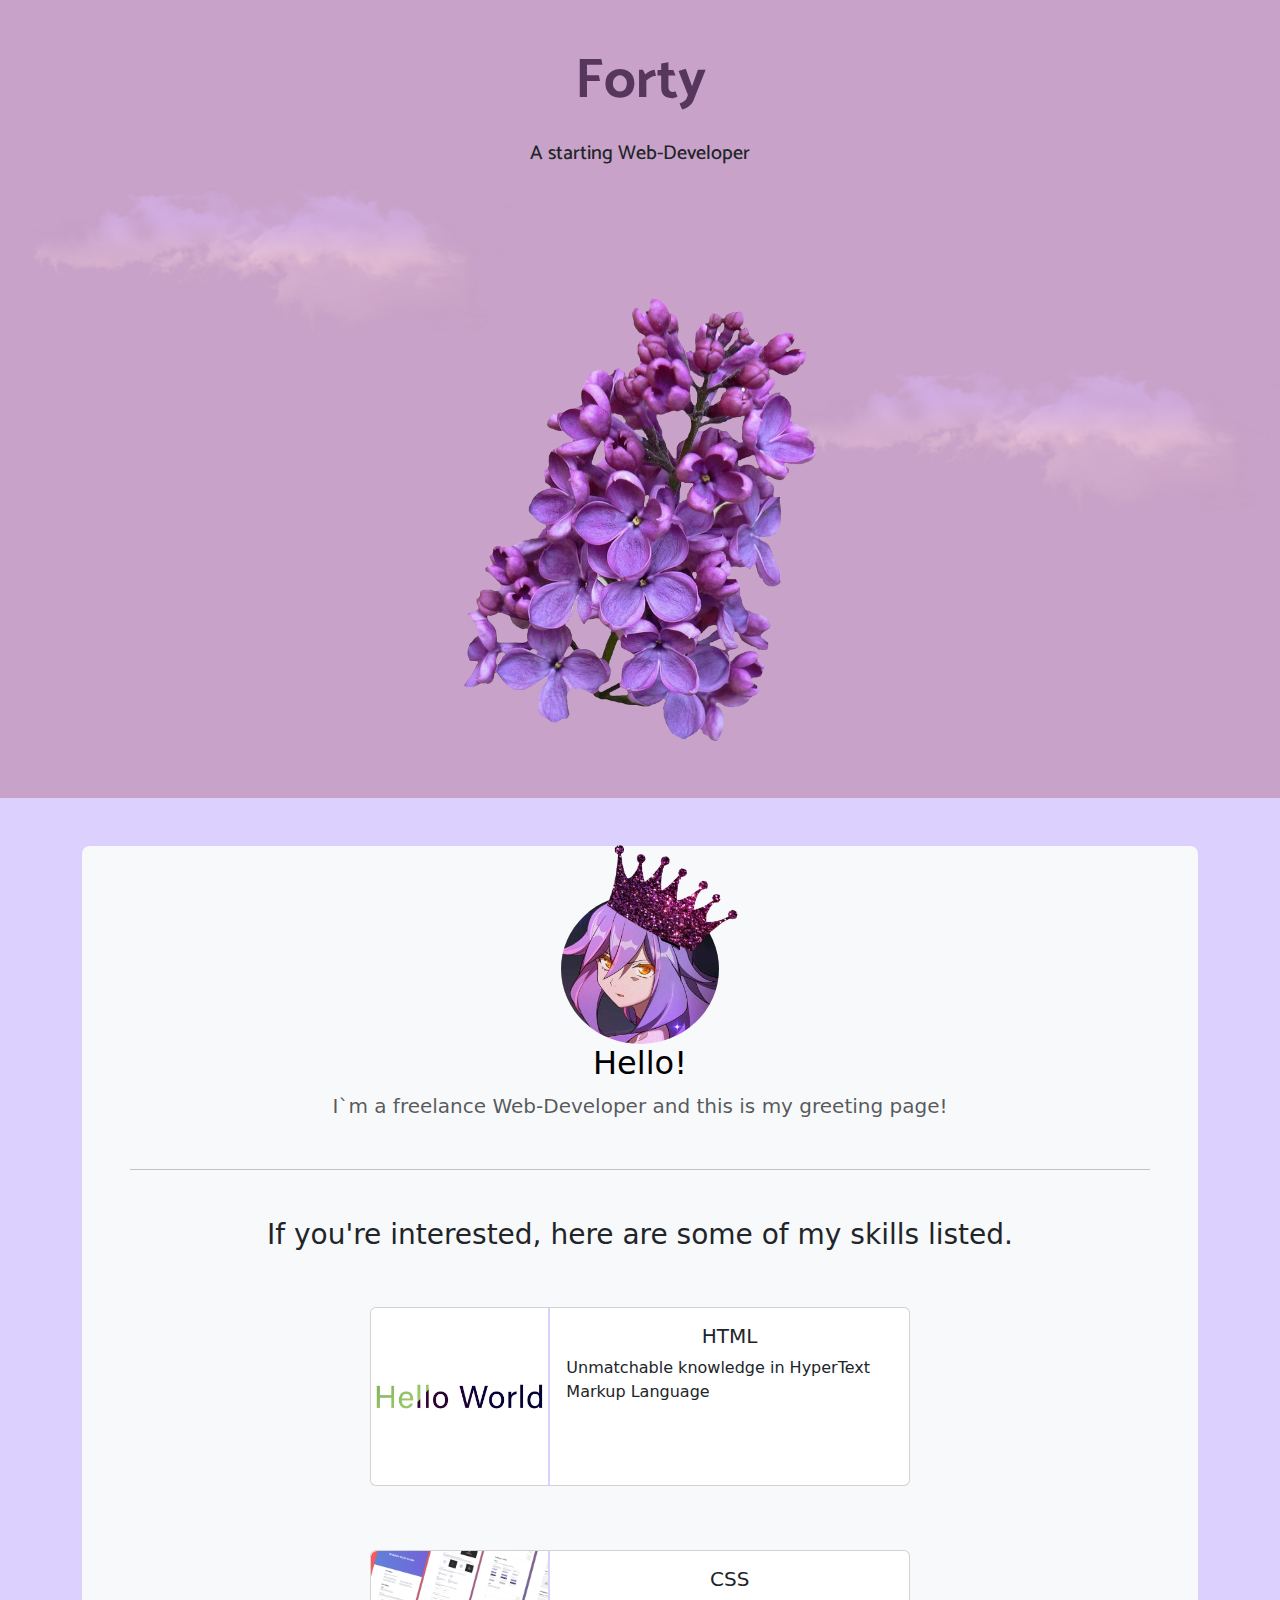
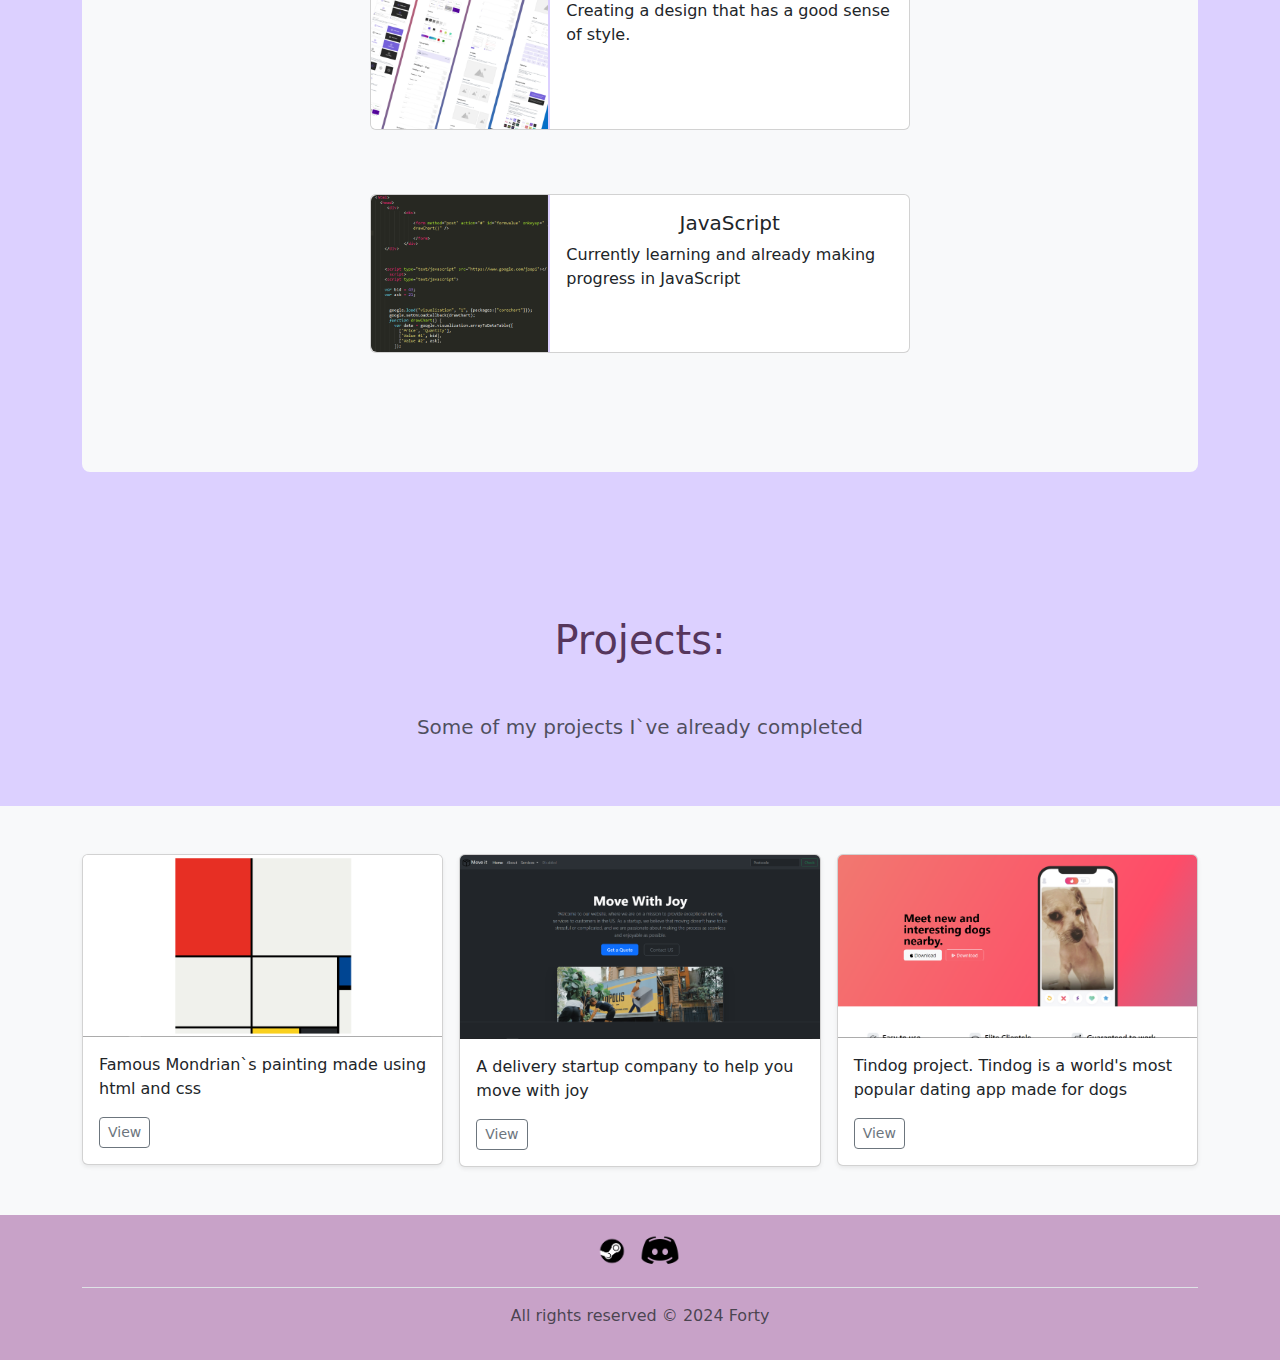
<file: index.html>
<!DOCTYPE html>
<html lang="en">
  <head>
    <meta charset="UTF-8" />
    <meta name="viewport" content="width=device-width, initial-scale=1.0" />
    <link
      href="https://cdn.jsdelivr.net/npm/bootstrap@5.3.3/dist/css/bootstrap.min.css"
      rel="stylesheet"
      integrity="sha384-QWTKZyjpPEjISv5WaRU9OFeRpok6YctnYmDr5pNlyT2bRjXh0JMhjY6hW+ALEwIH"
      crossorigin="anonymous"
    />
    <link href="./style.css" rel="stylesheet" />
    <link rel="preconnect" href="https://fonts.googleapis.com" />
    <link rel="preconnect" href="https://fonts.gstatic.com" crossorigin />
    <link
      href="https://fonts.googleapis.com/css2?family=Catamaran:wght@100..900&display=swap"
      rel="stylesheet"
    />
    <title>Document</title>
  </head>
  <body>
    <section id="title" class="titlebackground">
      <img
        src="./image/purplecloud1png.png"
        alt="purple cloud"
        class="purplecloudimg"
      />
      <img
        src="./image/purplecloud1png.png"
        alt="purple cloud"
        class="purplecloudimg2"
      />
      <div class="px-4 pt-5 mb-5 text-center">
        <h1 class="catamaran display-4 fw-bold mb-4">Forty</h1>
        <div class="col-lg-6 mx-auto">
          <p class="catamaran lead mb-4 mt-4">A starting Web-Developer</p>
          <div
            class="d-grid gap-2 d-sm-flex justify-content-sm-center mb-5"
          ></div>
        </div>
        <div class="overflow-hidden">
          <div class="container px-5">
            <img
              class="lilactitle"
              src="./image/pngimg.com - lilac_PNG5.png"
              alt="Example image"
              width="50%"
              loading="lazy"
            />
          </div>
        </div>
      </div>
    </section>
    <section id="feature" class="featurebackground">
      <div class="container mb-5">
        <div class="p-5 text-center bg-body-tertiary rounded-3">
          <div class="flextryimg">
            <div class="image-stack">
              <img
                src="./image/sirinpfptp.jpg"
                alt="myprofilepicture"
                class="image-stack__item pfpimg"
              />
              <img
                src="./image/crownpngfp.png"
                alt="crownpng"
                class="image-stack__item crownpfp"
              />
            </div>
          </div>
          <h2 class="text-body-emphasis">Hello!</h2>
          <p class="col-lg-8 mx-auto fs-5 mb-5 text-muted">
            I`m a freelance Web-Developer and this is my greeting page!
          </p>
          <hr />
          <h3 class="mt-5">
            If you're interested, here are some of my skills listed.
          </h3>
          <div class="grid-container">
            <div class="card mb-3 mt-5" style="max-width: 540px">
              <div class="row g-0">
                <div class="col-md-4">
                  <img
                    src="image/hwimg.jpg"
                    class="helloworldimg img-fluid rounded-start"
                    alt="helloworldimg"
                  />
                </div>
                <div class="col-md-8">
                  <div class="card-body">
                    <h5 class="card-title">HTML</h5>
                    <p style="text-align: left">
                      Unmatchable knowledge in HyperText Markup Language
                    </p>
                  </div>
                </div>
              </div>
            </div>
            <div class="card mb-3 mt-5" style="max-width: 540px">
              <div class="row g-0">
                <div class="col-md-4">
                  <img
                    src="image/webdesignsecondtry.webp"
                    class="helloworldimg img-fluid rounded-start"
                    alt="helloworldimg"
                  />
                </div>
                <div class="col-md-8">
                  <div class="card-body">
                    <h5 class="card-title">CSS</h5>
                    <p style="text-align: left">
                      Creating a design that has a good sense of style.
                    </p>
                  </div>
                </div>
              </div>
            </div>
            <div class="card mb-3 mt-5" style="max-width: 540px">
              <div class="row g-0">
                <div class="col-md-4">
                  <img
                    src="./image/JavaScript_screenshot.png"
                    class="helloworldimg img-fluid rounded-start"
                    alt="helloworldimg"
                  />
                </div>
                <div class="col-md-8">
                  <div class="card-body">
                    <h5 class="card-title">JavaScript</h5>
                    <p style="text-align: left">
                      Currently learning and already making progress in
                      JavaScript
                    </p>
                  </div>
                </div>
              </div>
            </div>
          </div>
          <div class="d-inline-flex gap-2 mb-5"></div>
        </div>
      </div>
    </section>
    <section id="projects">
      <main>
        <section class="pt-5 text-center container">
          <div class="row py-lg-5">
            <div class="col-lg-6 col-md-8 mx-auto">
              <h1 class="fw-light">Projects:</h1>
              <p class="lead text-body-secondary mt-5">
                Some of my projects I`ve already completed
              </p>
            </div>
          </div>
        </section>

        <div class="album py-5 bg-body-tertiary">
          <div class="container">
            <div class="row row-cols-1 row-cols-sm-2 row-cols-md-3 g-3">
              <div class="col">
                <div class="card shadow-sm">
                  <a href="public/10.3 Mondrian Project/mondrian.html">
                    <img
                      class="bd-placeholder-img card-img-top"
                      src="./image/mondrianproject.png"
                      alt="mondrianproject"
                  /></a>

                  <div class="card-body">
                    <p class="card-text">
                      Famous Mondrian`s painting made using html and css
                    </p>
                    <div
                      class="d-flex justify-content-between align-items-center"
                    >
                      <div class="btn-group">
                        <a href="public/10.3 Mondrian Project/mondrian.html"
                          ><button
                            type="button"
                            class="btn btn-sm btn-outline-secondary"
                          >
                            View
                          </button>
                        </a>
                      </div>
                    </div>
                  </div>
                </div>
              </div>
              <div class="col">
                <div class="card shadow-sm">
                  <a href="public/11.2 Bootstrap Components/bootstrap.html">
                    <img
                      class="bd-placeholder-img card-img-top"
                      src="./image/movewithjoupj.png"
                      alt="movewithjoyproject"
                  /></a>

                  <div class="card-body">
                    <p class="card-text">
                      A delivery startup company to help you move with joy
                    </p>
                    <div
                      class="d-flex justify-content-between align-items-center"
                    >
                      <div class="btn-group">
                        <a
                          href="public/11.2 Bootstrap Components/bootstrap.html"
                          ><button
                            type="button"
                            class="btn btn-sm btn-outline-secondary"
                          >
                            View
                          </button>
                        </a>
                      </div>
                    </div>
                  </div>
                </div>
              </div>
              <div class="col">
                <div class="card shadow-sm">
                  <a href="public/11.3 TinDog Project/tindog.html">
                    <img
                      class="bd-placeholder-img card-img-top"
                      src="./image/tindogthumbnail.png"
                      alt="tindogproject"
                  /></a>

                  <div class="card-body">
                    <p class="card-text">
                      Tindog project. Tindog is a world's most popular dating
                      app made for dogs
                    </p>
                    <div
                      class="d-flex justify-content-between align-items-center"
                    >
                      <div class="btn-group">
                        <a href="public/11.3 TinDog Project/tindog.html"
                          ><button
                            type="button"
                            class="btn btn-sm btn-outline-secondary"
                          >
                            View
                          </button>
                        </a>
                      </div>
                    </div>
                  </div>
                </div>
              </div>
            </div>
          </div>
        </div>
      </main>
    </section>
    <section id="footer" class="titlebackground">
      <div class="container">
        <footer class="py-3">
          <ul class="nav justify-content-center border-bottom pb-3 mb-3">
            <li class="nav-item">
              <a href="https://steamcommunity.com/profiles/76561198361839637/"
                ><img
                  class="bi me-2"
                  width="40"
                  height="40"
                  src="./image/steamlogopng.png"
              /></a>
            </li>
            <li class="nav-item">
              <a href="https://discord.com/users/for.ty"
                ><img
                  class="bi me-2"
                  width="40"
                  height="40"
                  src="./image/discordlogopng.png"
              /></a>
            </li>
          </ul>
          <p class="text-center text-body-secondary">
            All rights reserved © 2024 Forty
          </p>
        </footer>
      </div>
    </section>
  </body>
</html>
</file>
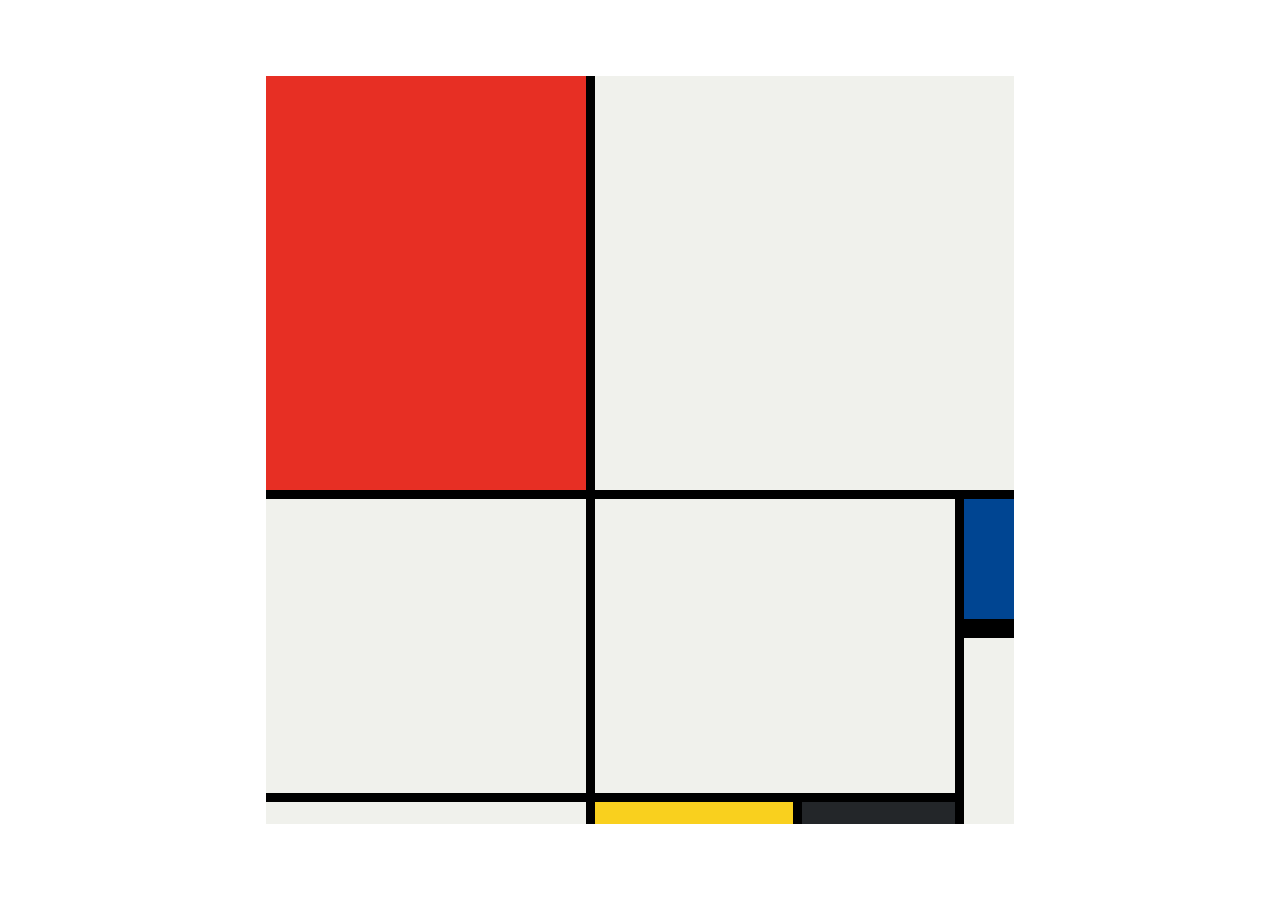
<file: public/10.3 Mondrian Project/mondrian.html>
<!DOCTYPE html>
<html lang="en">
  <head>
    <meta charset="UTF-8" />
    <meta name="viewport" content="width=device-width, initial-scale=1.0" />
    <title>Mondrian Project</title>
    <style>
      body {
        display: flex;
        justify-content: center;
        align-items: center;
        height: 100vh;
        margin: 0;
        padding: 0;
      }
      .grid-container {
        height: 748px;
        width: 748px;
        display: grid;
        background-color: #000;
        grid-template-columns: 320px 198px 153px 50px;
        grid-template-rows: 414px 130px 155px 22px;
        gap: 9px;
      }
      .red {
        background-color: #e72f24;
      }
      .white1 {
        background-color: #f0f1ec;
        grid-column: span 3;
      }
      .white2 {
        background-color: #f0f1ec;
        grid-row: span 2;
      }
      .white3 {
        background-color: #f0f1ec;
        grid-row: span 2;
        grid-column: span 2;
      }
      .blue {
        background-color: #004592;
        border-bottom: solid black 10px;
      }
      .white4 {
        background-color: #f0f1ec;
        grid-row: span 2;
      }
      .white5 {
        background-color: #f0f1ec;
      }
      .yellow {
        background-color: #f9d01e;
      }
      .black {
        background-color: #232629;
      }
      /* 
    Write your CSS here 
    Gap Colour: #000
    White: #F0F1EC
    Red: #E72F24
    Black: #232629
    Blue: #004592
    Yellow: #F9D01E

    For dimensions, see dimensions.png image.
    HINT: Remember you can't change the properties of grid lines.
    But grid lines are transparent!
    */
    </style>
  </head>

  <body>
    <div class="grid-container">
      <div class="item red"></div>
      <div class="item white1"></div>
      <div class="item white2"></div>
      <div class="item white3"></div>
      <div class="item blue"></div>
      <div class="item white4"></div>
      <div class="item white5"></div>
      <div class="item yellow"></div>
      <div class="item black"></div>
    </div>
    <!-- Write your HTML here -->
  </body>
</html>
</file>
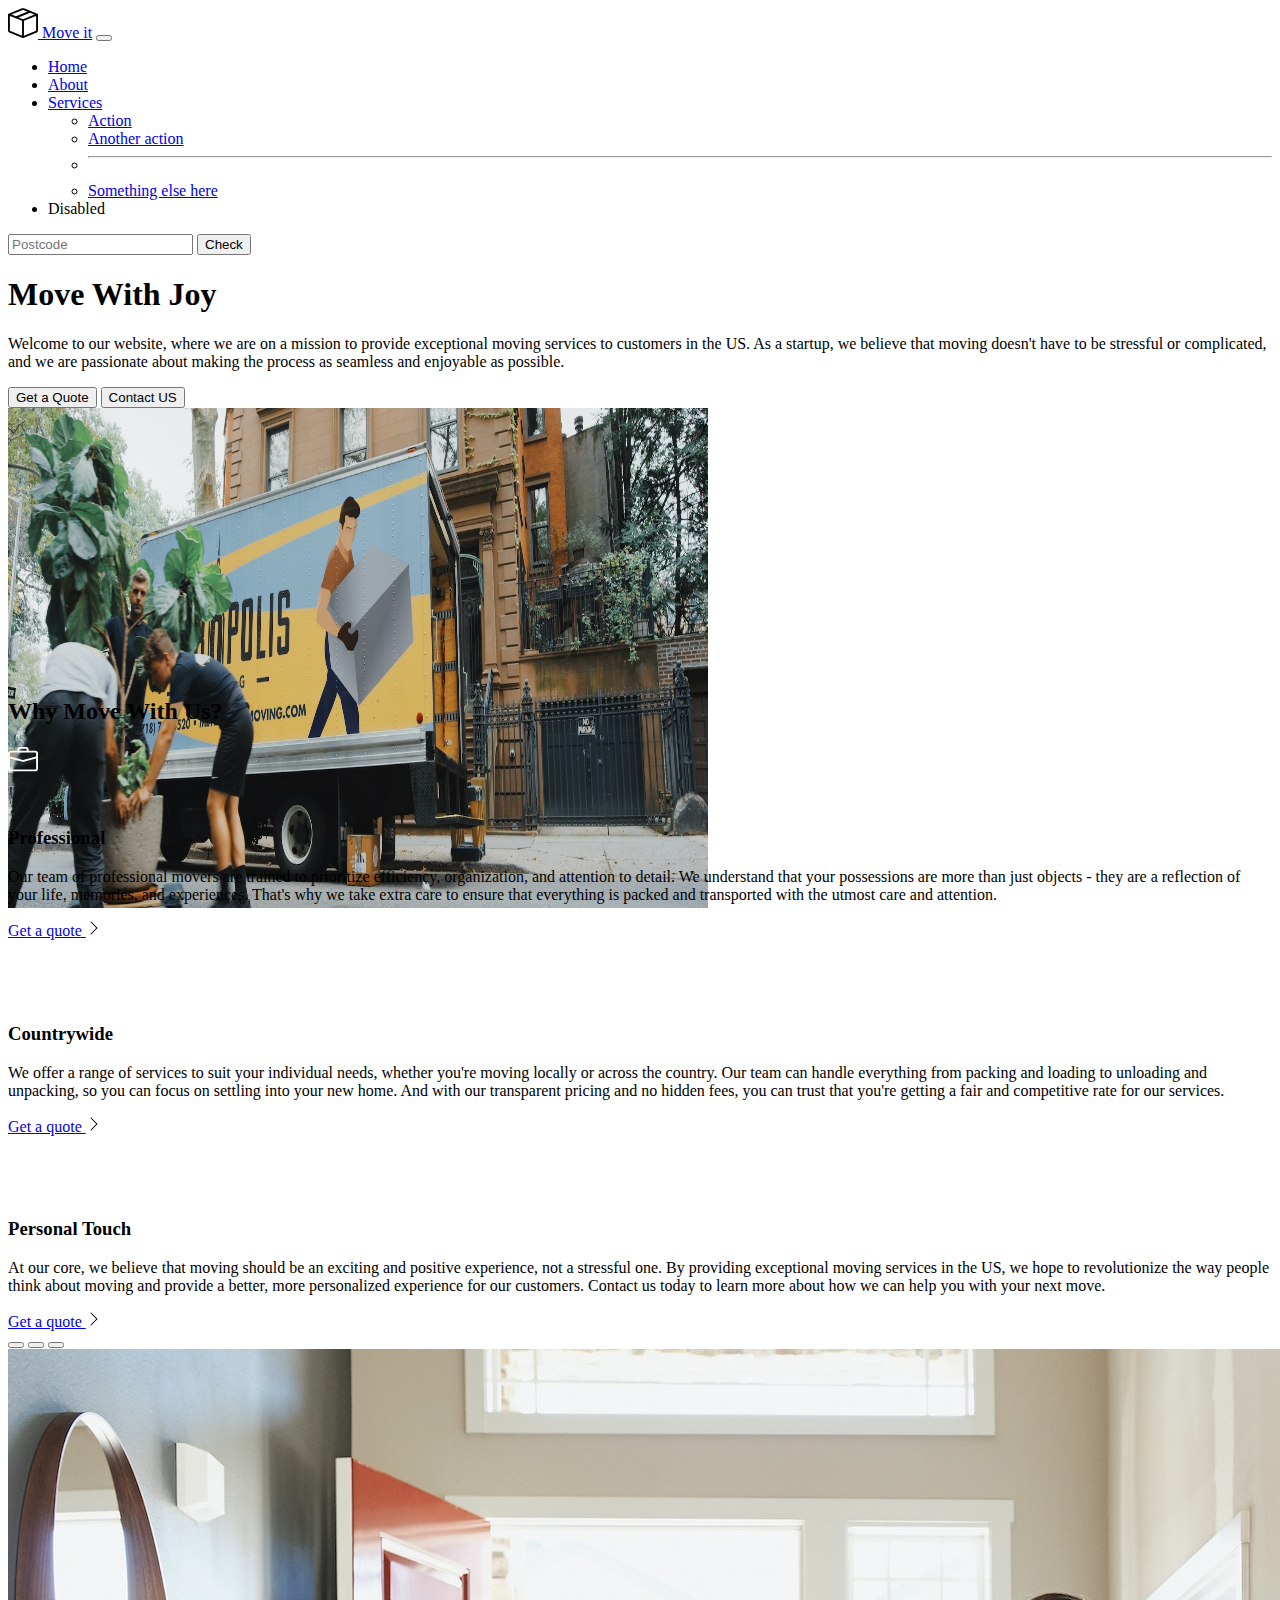
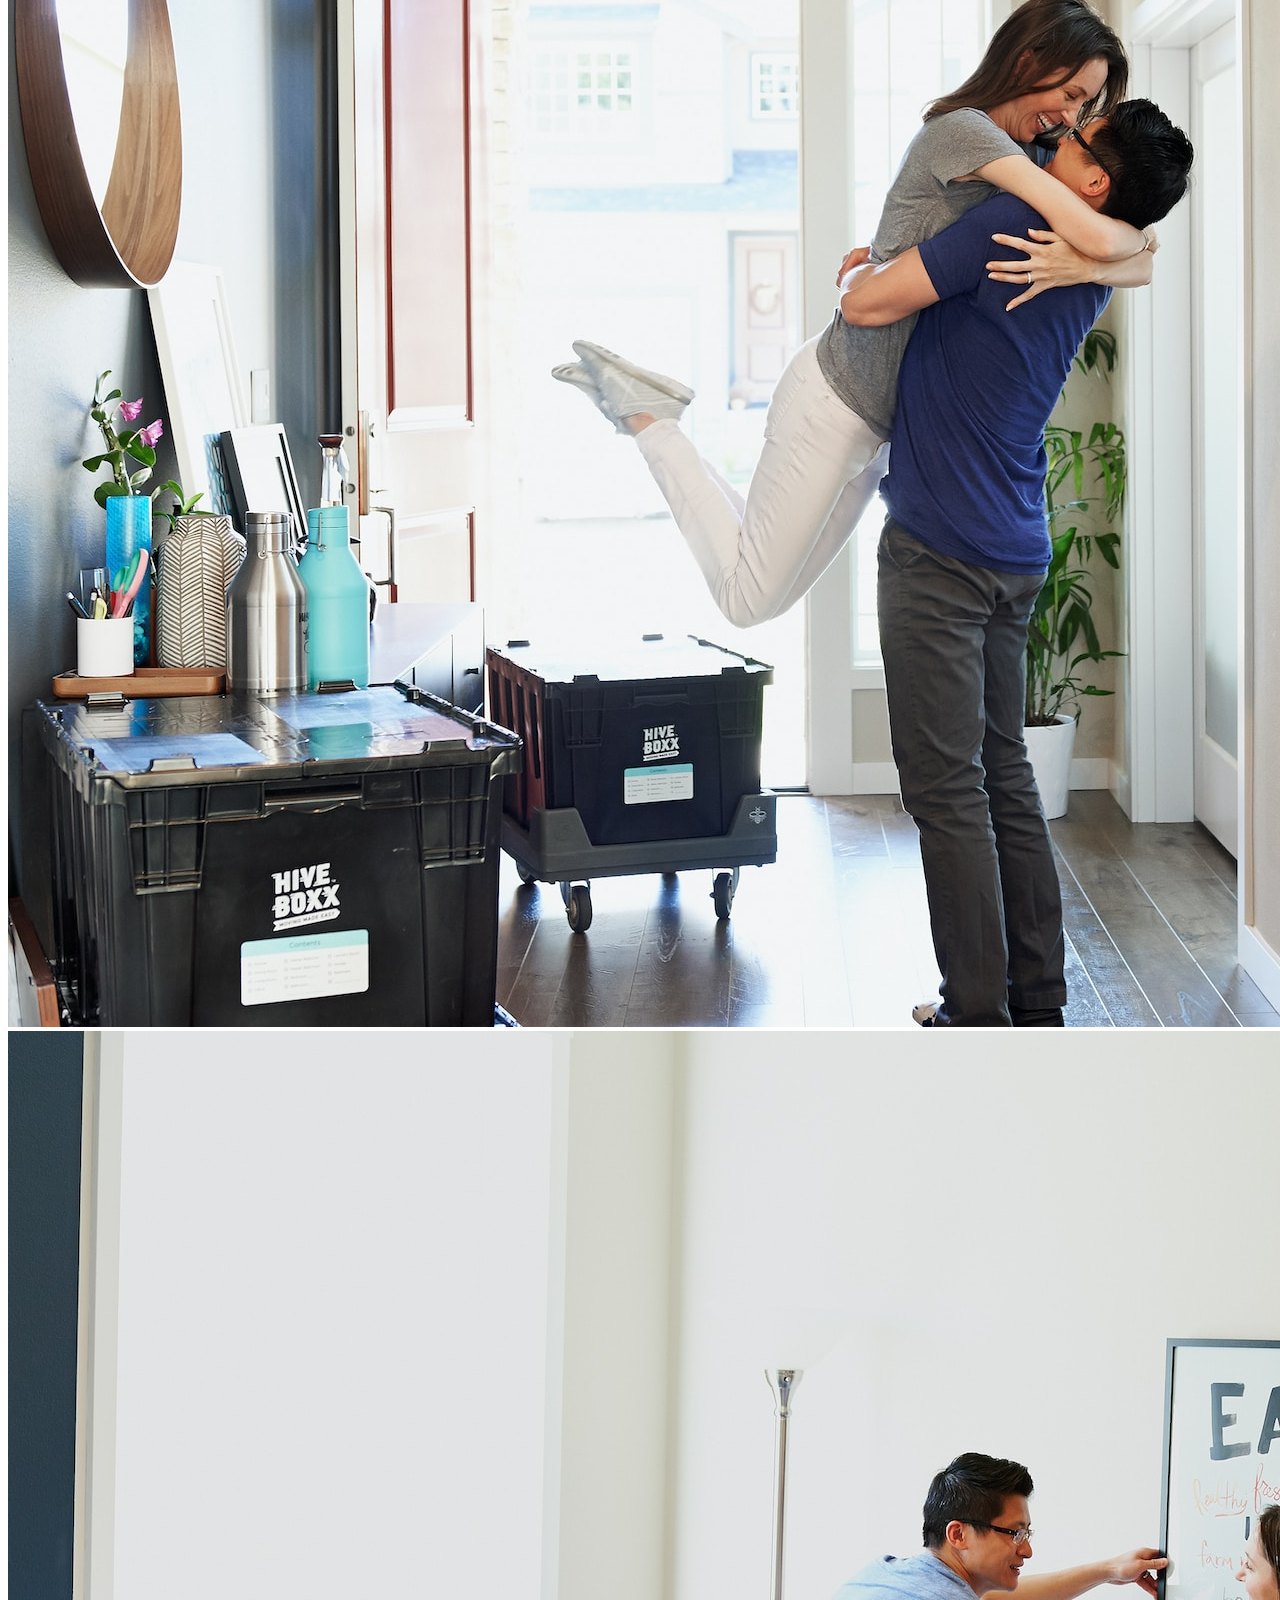
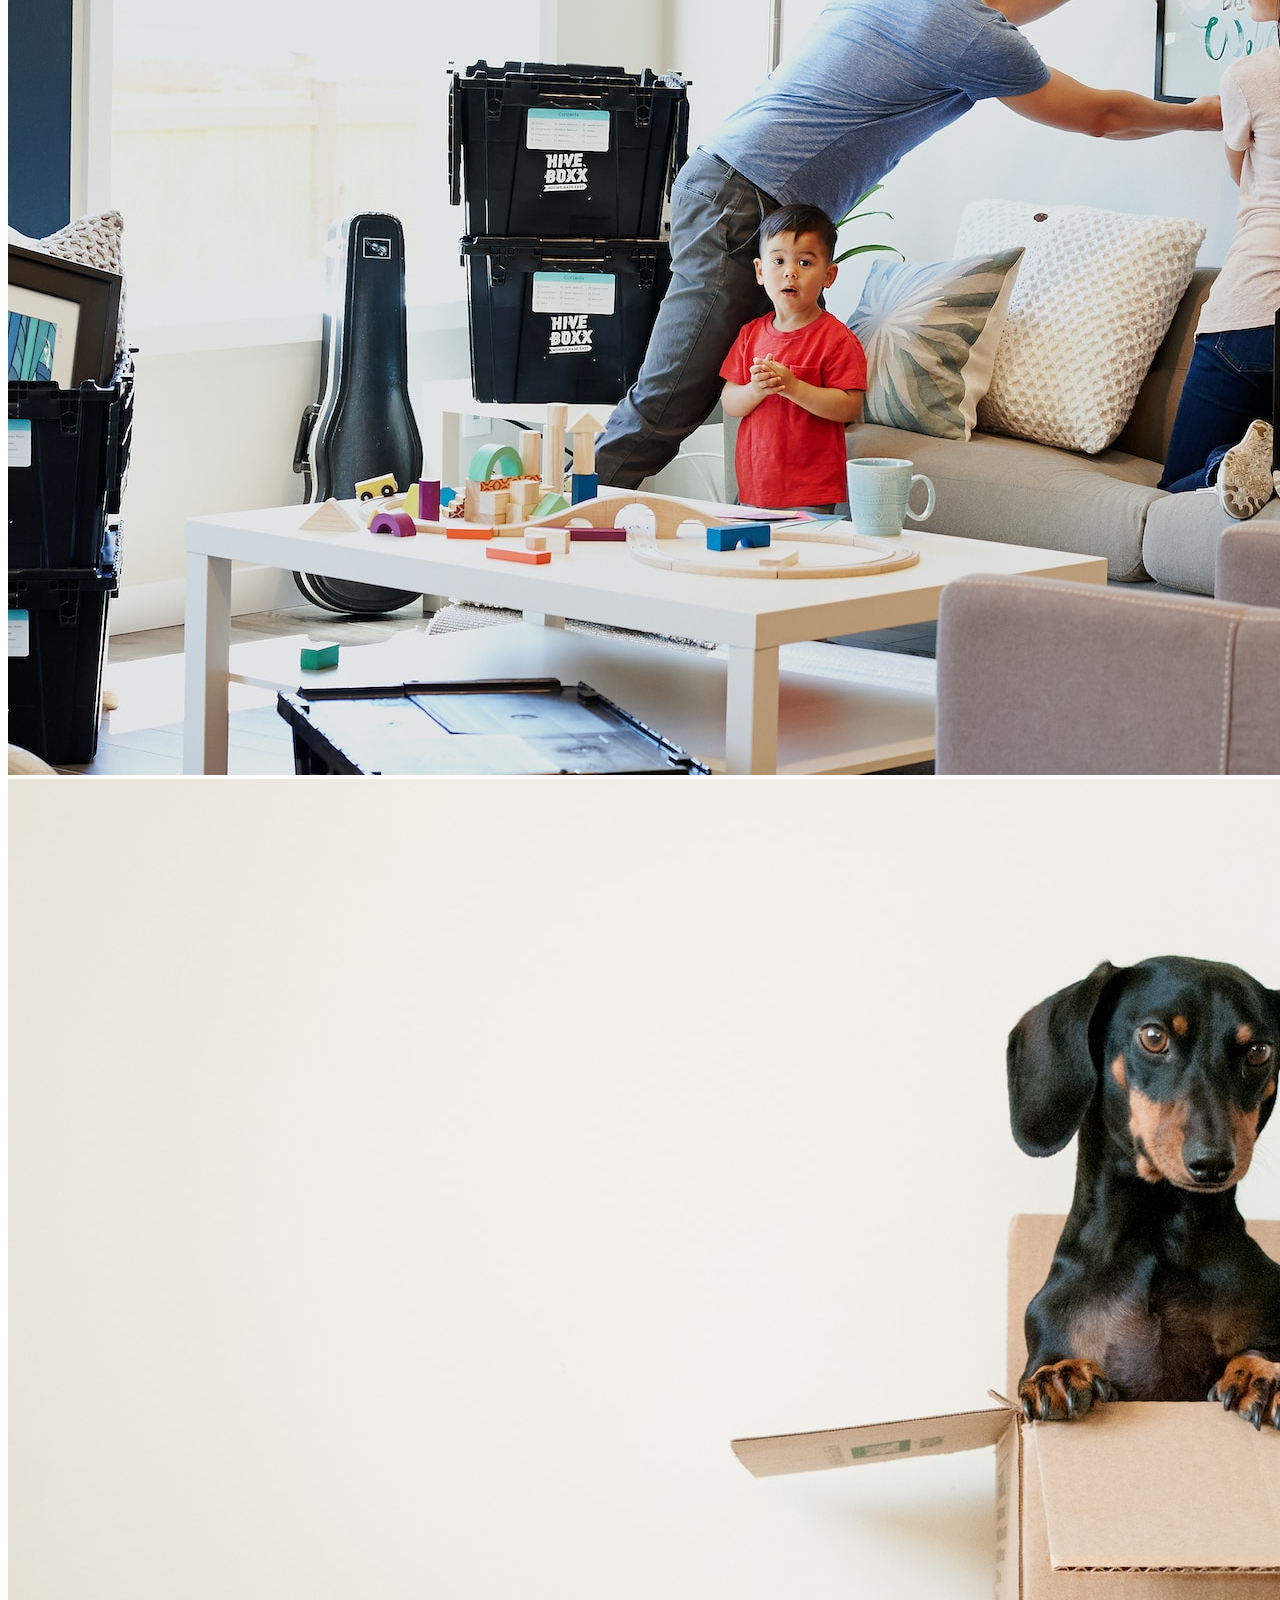
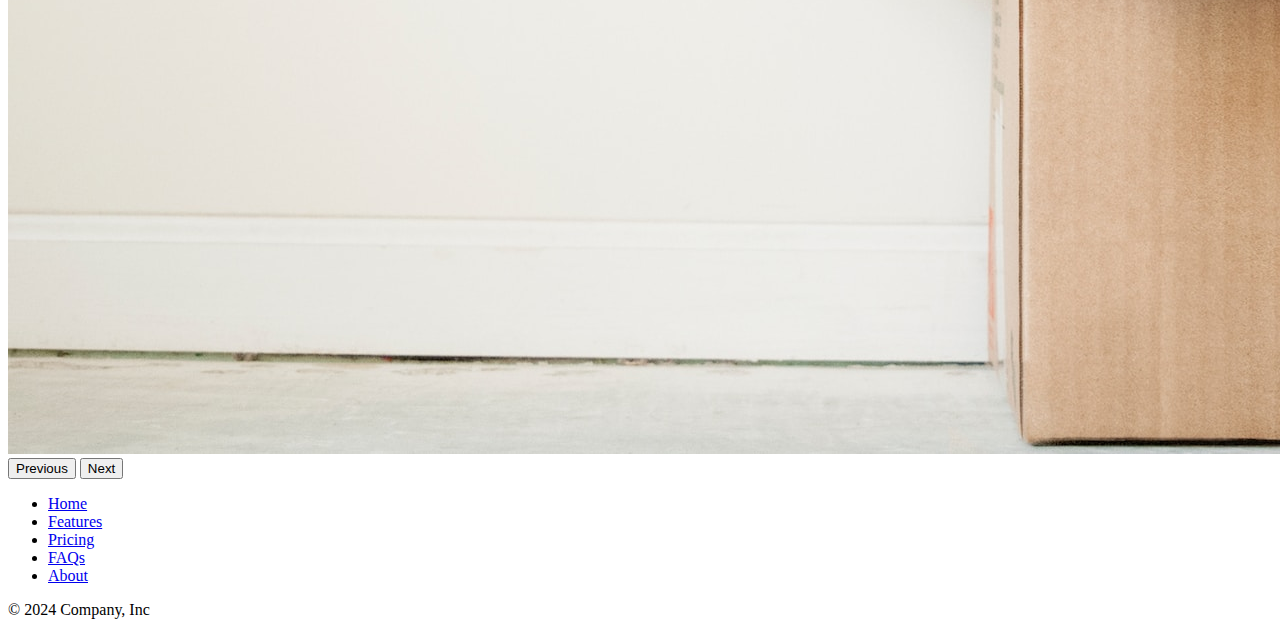
<file: public/11.2 Bootstrap Components/bootstrap.html>
<!DOCTYPE html>
<html lang="en" data-bs-theme="dark">
  <head>
    <meta charset="UTF-8" />
    <meta name="viewport" content="width=device-width, initial-scale=1.0" />
    <title>Bootstrap Components</title>
    <link
      href="https://cdn.jsdelivr.net/npm/bootstrap@5.3.0-alpha2/dist/css/bootstrap.min.css"
      rel="stylesheet"
      integrity="sha384-aFq/bzH65dt+w6FI2ooMVUpc+21e0SRygnTpmBvdBgSdnuTN7QbdgL+OapgHtvPp"
      crossorigin="anonymous"
    />
    <style>
      .feature-icon {
        width: 4rem;
        height: 4rem;
        border-radius: 0.75rem;
      }
    </style>
  </head>

  <body>
    <nav class="navbar navbar-expand-lg bg-body-tertiary">
      <div class="container-fluid">
        <a class="navbar-brand" href="#"
          ><img src="box-seam.svg" alt="box-seam" height="30px" /> Move it</a
        >
        <button
          class="navbar-toggler"
          type="button"
          data-bs-toggle="collapse"
          data-bs-target="#navbarSupportedContent"
          aria-controls="navbarSupportedContent"
          aria-expanded="false"
          aria-label="Toggle navigation"
        >
          <span class="navbar-toggler-icon"></span>
        </button>
        <div class="collapse navbar-collapse" id="navbarSupportedContent">
          <ul class="navbar-nav me-auto mb-2 mb-lg-0">
            <li class="nav-item">
              <a class="nav-link active" aria-current="page" href="#">Home</a>
            </li>
            <li class="nav-item">
              <a class="nav-link" href="#">About</a>
            </li>
            <li class="nav-item dropdown">
              <a
                class="nav-link dropdown-toggle"
                href="#"
                role="button"
                data-bs-toggle="dropdown"
                aria-expanded="false"
              >
                Services
              </a>
              <ul class="dropdown-menu">
                <li><a class="dropdown-item" href="#">Action</a></li>
                <li><a class="dropdown-item" href="#">Another action</a></li>
                <li><hr class="dropdown-divider" /></li>
                <li>
                  <a class="dropdown-item" href="#">Something else here</a>
                </li>
              </ul>
            </li>
            <li class="nav-item">
              <a class="nav-link disabled" aria-disabled="true">Disabled</a>
            </li>
          </ul>
          <form class="d-flex" role="search">
            <input
              class="form-control me-2"
              type="search"
              placeholder="Postcode"
              aria-label="Search"
            />
            <button class="btn btn-outline-success" type="submit">Check</button>
          </form>
        </div>
      </div>
    </nav>
    <div class="px-4 pt-5 my-5 text-center border-bottom">
      <h1 class="display-4 fw-bold text-body-emphasis">Move With Joy</h1>
      <div class="col-lg-6 mx-auto">
        <p class="lead mb-4">
          Welcome to our website, where we are on a mission to provide
          exceptional moving services to customers in the US. As a startup, we
          believe that moving doesn't have to be stressful or complicated, and
          we are passionate about making the process as seamless and enjoyable
          as possible.
        </p>
        <div class="d-grid gap-2 d-sm-flex justify-content-sm-center mb-5">
          <button type="button" class="btn btn-primary btn-lg px-4 me-sm-3">
            Get a Quote
          </button>
          <button type="button" class="btn btn-outline-secondary btn-lg px-4">
            Contact US
          </button>
        </div>
      </div>
      <div class="overflow-hidden" style="max-height: 30vh">
        <div class="container px-5">
          <img
            src="moving-van.jpg"
            class="img-fluid border rounded-3 shadow-lg mb-4"
            alt="Example image"
            width="700"
            height="500"
            loading="lazy"
          />
        </div>
      </div>
    </div>
    <div class="container px-4 py-5" id="featured-3">
      <h2 class="pb-2 border-bottom">Why Move With Us?</h2>
      <div class="row g-4 py-5 row-cols-1 row-cols-lg-3">
        <div class="feature col">
          <div
            class="feature-icon d-inline-flex align-items-center justify-content-center text-bg-primary bg-gradient fs-2 mb-3"
          >
            <img src="./briefcase.svg" alt="briefcase" height="30" />
          </div>
          <h3 class="fs-2 text-body-emphasis">Professional</h3>
          <p>
            Our team of professional movers are trained to prioritize
            efficiency, organization, and attention to detail. We understand
            that your possessions are more than just objects - they are a
            reflection of your life, memories, and experiences. That's why we
            take extra care to ensure that everything is packed and transported
            with the utmost care and attention.
          </p>
          <a href="#" class="icon-link">
            Get a quote
            <img src="./chevron-right.svg" alt="chevron-right" />
          </a>
        </div>
        <div class="feature col">
          <div
            class="feature-icon d-inline-flex align-items-center justify-content-center text-bg-primary bg-gradient fs-2 mb-3"
          >
            <img src="./bus-front.svg" alt="bus-front" height="30" />
          </div>
          <h3 class="fs-2 text-body-emphasis">Countrywide</h3>
          <p>
            We offer a range of services to suit your individual needs, whether
            you're moving locally or across the country. Our team can handle
            everything from packing and loading to unloading and unpacking, so
            you can focus on settling into your new home. And with our
            transparent pricing and no hidden fees, you can trust that you're
            getting a fair and competitive rate for our services.
          </p>
          <a href="#" class="icon-link">
            Get a quote
            <img src="./chevron-right.svg" alt="chevron-right" />
          </a>
        </div>
        <div class="feature col">
          <div
            class="feature-icon d-inline-flex align-items-center justify-content-center text-bg-primary bg-gradient fs-2 mb-3"
          >
            <img src="chat-square-heart.svg" alt="heart" height="30" />
          </div>
          <h3 class="fs-2 text-body-emphasis">Personal Touch</h3>
          <p>
            At our core, we believe that moving should be an exciting and
            positive experience, not a stressful one. By providing exceptional
            moving services in the US, we hope to revolutionize the way people
            think about moving and provide a better, more personalized
            experience for our customers. Contact us today to learn more about
            how we can help you with your next move.
          </p>
          <a href="#" class="icon-link">
            Get a quote
            <img src="./chevron-right.svg" alt="chevron-right" />
          </a>
        </div>
      </div>
    </div>
    <div class="container">
      <div id="carouselExampleIndicators" class="carousel slide">
        <div class="carousel-indicators">
          <button
            type="button"
            data-bs-target="#carouselExampleIndicators"
            data-bs-slide-to="0"
            class="active"
            aria-current="true"
            aria-label="Slide 1"
          ></button>
          <button
            type="button"
            data-bs-target="#carouselExampleIndicators"
            data-bs-slide-to="1"
            aria-label="Slide 2"
          ></button>
          <button
            type="button"
            data-bs-target="#carouselExampleIndicators"
            data-bs-slide-to="2"
            aria-label="Slide 3"
          ></button>
        </div>
        <div class="carousel-inner">
          <div class="carousel-item active">
            <img src="couple.jpg" class="d-block w-100" alt="couple" />
          </div>
          <div class="carousel-item">
            <img src="family.jpg" class="d-block w-100" alt="family" />
          </div>
          <div class="carousel-item">
            <img src="dog.jpg" class="d-block w-100" alt="dog" />
          </div>
        </div>
        <button
          class="carousel-control-prev"
          type="button"
          data-bs-target="#carouselExampleIndicators"
          data-bs-slide="prev"
        >
          <span class="carousel-control-prev-icon" aria-hidden="true"></span>
          <span class="visually-hidden">Previous</span>
        </button>
        <button
          class="carousel-control-next"
          type="button"
          data-bs-target="#carouselExampleIndicators"
          data-bs-slide="next"
        >
          <span class="carousel-control-next-icon" aria-hidden="true"></span>
          <span class="visually-hidden">Next</span>
        </button>
      </div>
    </div>
    <footer class="py-3 my-4">
      <ul class="nav justify-content-center border-bottom pb-3 mb-3">
        <li class="nav-item">
          <a href="#" class="nav-link px-2 text-body-secondary">Home</a>
        </li>
        <li class="nav-item">
          <a href="#" class="nav-link px-2 text-body-secondary">Features</a>
        </li>
        <li class="nav-item">
          <a href="#" class="nav-link px-2 text-body-secondary">Pricing</a>
        </li>
        <li class="nav-item">
          <a href="#" class="nav-link px-2 text-body-secondary">FAQs</a>
        </li>
        <li class="nav-item">
          <a href="#" class="nav-link px-2 text-body-secondary">About</a>
        </li>
      </ul>
      <p class="text-center text-body-secondary">© 2024 Company, Inc</p>
    </footer>
    <script
      src="https://cdn.jsdelivr.net/npm/bootstrap@5.3.3/dist/js/bootstrap.bundle.min.js"
      integrity="sha384-YvpcrYf0tY3lHB60NNkmXc5s9fDVZLESaAA55NDzOxhy9GkcIdslK1eN7N6jIeHz"
      crossorigin="anonymous"
    ></script>
  </body>
</html>
</file>
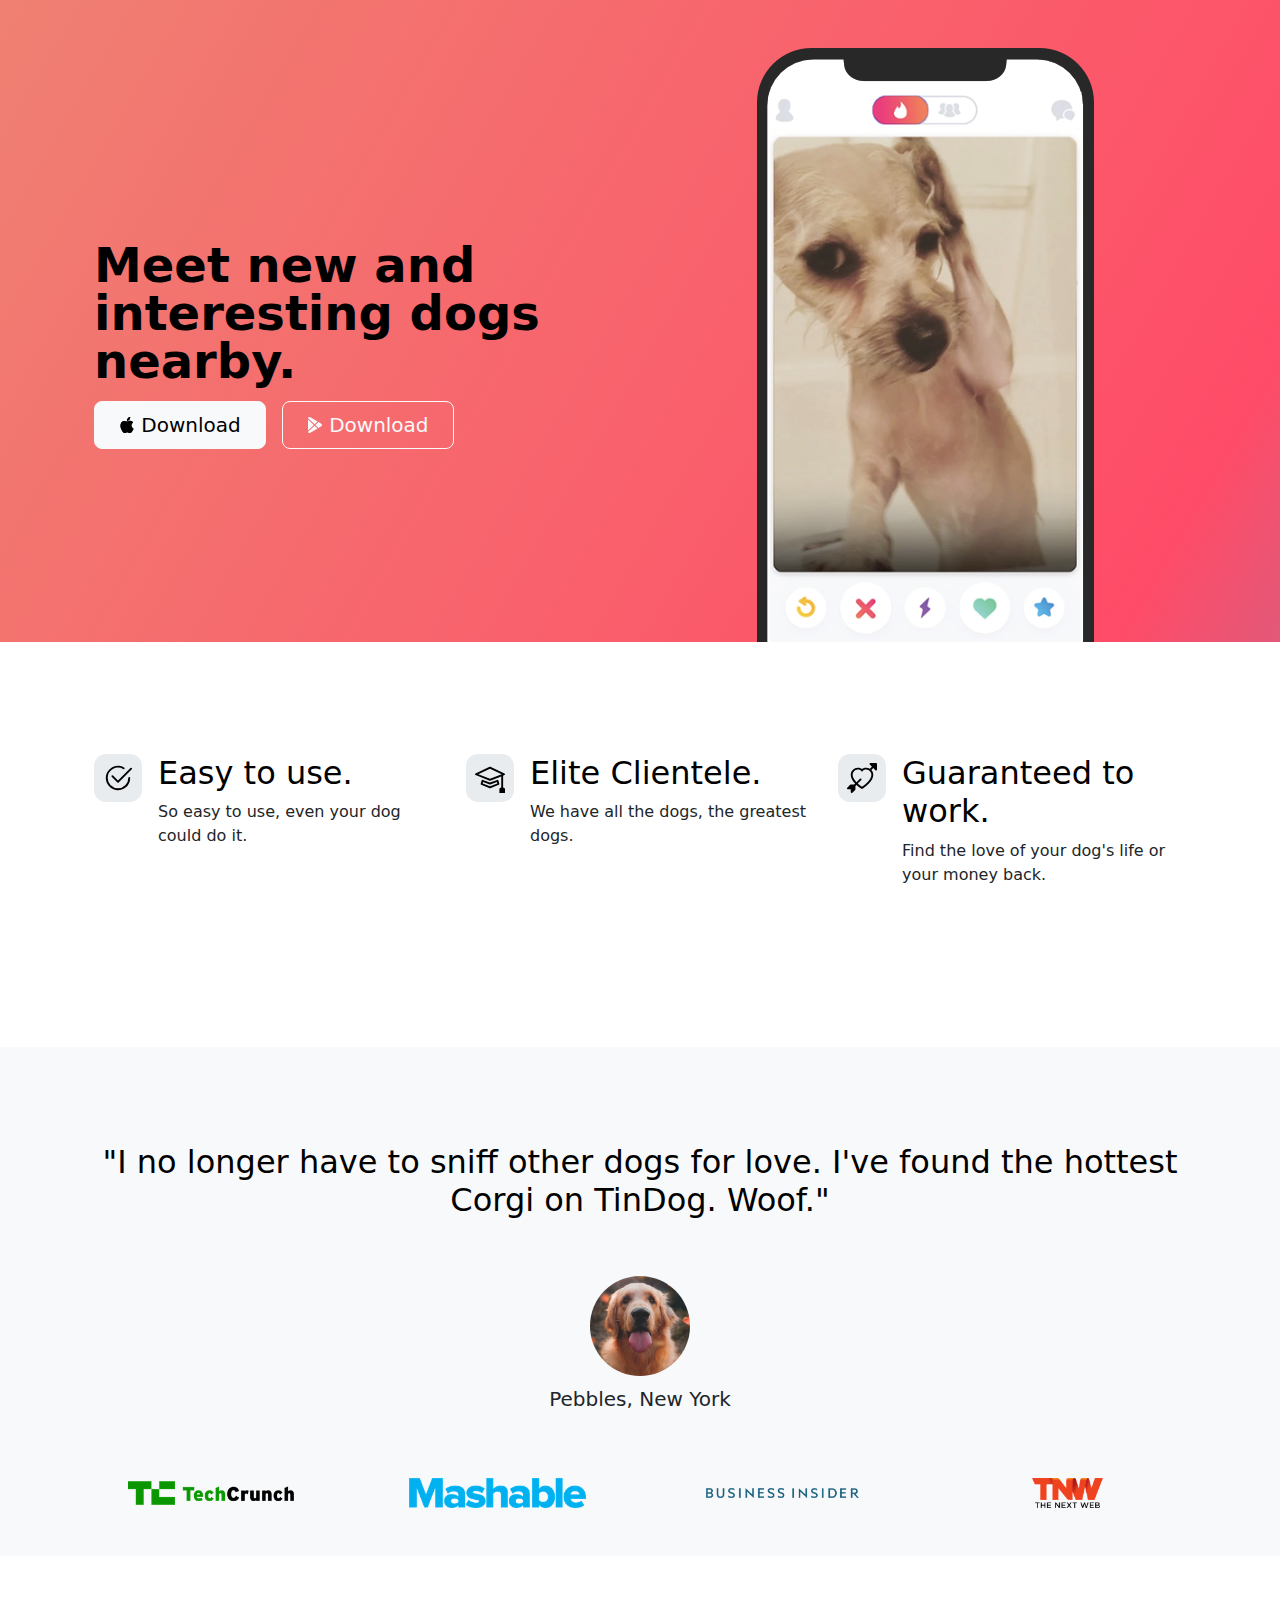
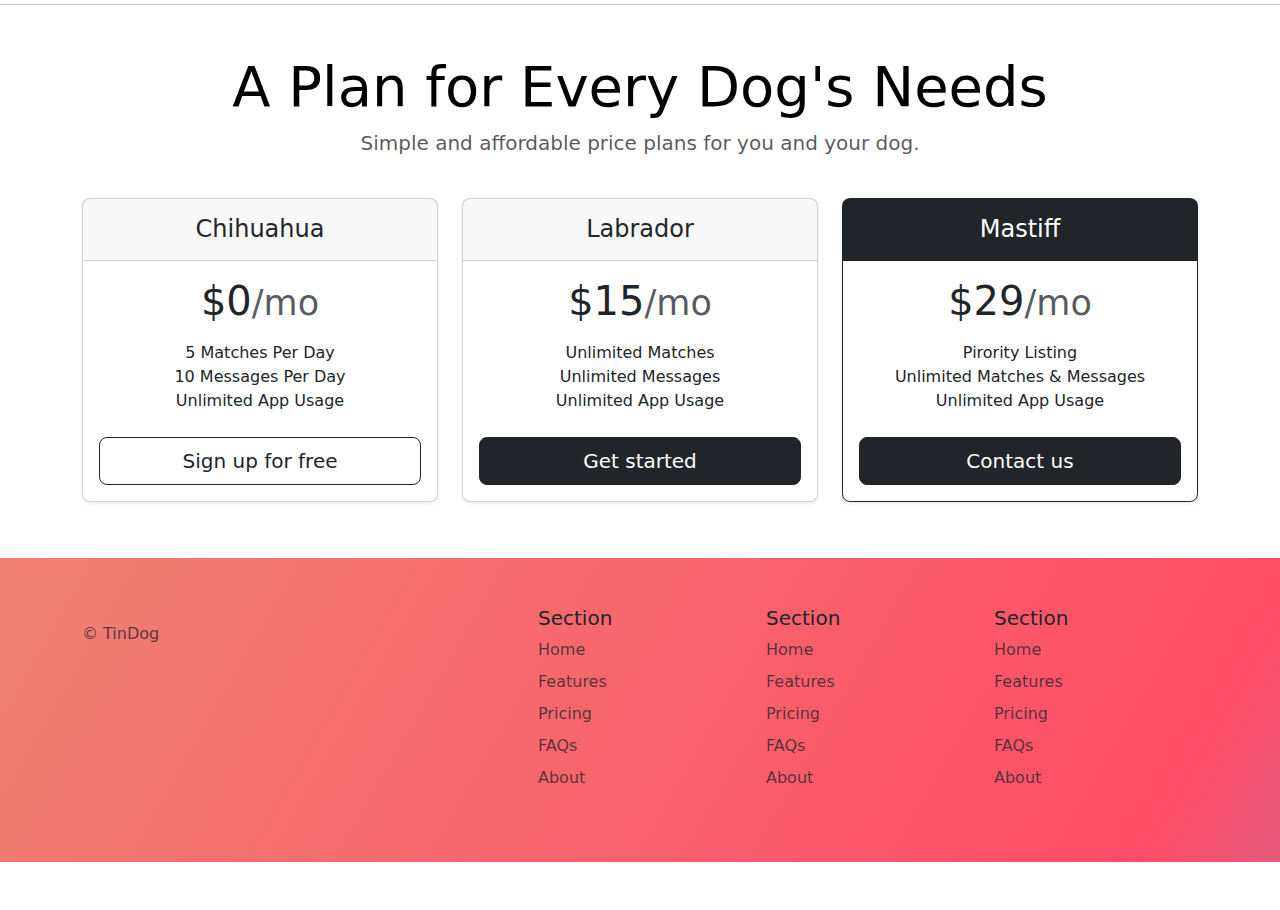
<file: public/11.3 TinDog Project/tindog.html>
<!DOCTYPE html>
<html lang="en">
  <head>
    <meta charset="UTF-8" />
    <meta name="viewport" content="width=device-width, initial-scale=1.0" />
    <link href="./css/style.css" rel="stylesheet" />
    <link
      href="https://cdn.jsdelivr.net/npm/bootstrap@5.3.3/dist/css/bootstrap.min.css"
      rel="stylesheet"
      integrity="sha384-QWTKZyjpPEjISv5WaRU9OFeRpok6YctnYmDr5pNlyT2bRjXh0JMhjY6hW+ALEwIH"
      crossorigin="anonymous"
    />
    <title>TinDog</title>
  </head>

  <body>
    <!-- Title -->
    <section id="title" class="gradient-background">
      <div class="container col-xxl-8 px-4 p5-5">
        <div class="row flex-lg-row-reverse align-items-center g-5 pt-5">
          <div class="col-10 col-sm-8 col-lg-6">
            <img
              src="images/iphone.png"
              class="d-block mx-lg-auto img-fluid iphones"
              alt="Bootstrap Themes"
              height="200"
              loading="lazy"
            />
          </div>
          <div class="col-lg-6">
            <h1 class="display-5 fw-bold text-body-emphasis lh-1 mb-3">
              Meet new and interesting dogs nearby.
            </h1>
            <div class="d-grid gap-2 d-md-flex justify-content-md-start">
              <button type="button" class="btn btn-light btn-lg px-4 me-md-2">
                <svg
                  xmlns="http://www.w3.org/2000/svg"
                  width="16"
                  height="16"
                  fill="currentColor"
                  class="bi bi-apple mb-1"
                  viewBox="0 0 16 16"
                >
                  <path
                    d="M11.182.008C11.148-.03 9.923.023 8.857 1.18c-1.066 1.156-.902 2.482-.878 2.516.024.034 1.52.087 2.475-1.258.955-1.345.762-2.391.728-2.43Zm3.314 11.733c-.048-.096-2.325-1.234-2.113-3.422.212-2.189 1.675-2.789 1.698-2.854.023-.065-.597-.79-1.254-1.157a3.692 3.692 0 0 0-1.563-.434c-.108-.003-.483-.095-1.254.116-.508.139-1.653.589-1.968.607-.316.018-1.256-.522-2.267-.665-.647-.125-1.333.131-1.824.328-.49.196-1.422.754-2.074 2.237-.652 1.482-.311 3.83-.067 4.56.244.729.625 1.924 1.273 2.796.576.984 1.34 1.667 1.659 1.899.319.232 1.219.386 1.843.067.502-.308 1.408-.485 1.766-.472.357.013 1.061.154 1.782.539.571.197 1.111.115 1.652-.105.541-.221 1.324-1.059 2.238-2.758.347-.79.505-1.217.473-1.282Z"
                  />
                  <path
                    d="M11.182.008C11.148-.03 9.923.023 8.857 1.18c-1.066 1.156-.902 2.482-.878 2.516.024.034 1.52.087 2.475-1.258.955-1.345.762-2.391.728-2.43Zm3.314 11.733c-.048-.096-2.325-1.234-2.113-3.422.212-2.189 1.675-2.789 1.698-2.854.023-.065-.597-.79-1.254-1.157a3.692 3.692 0 0 0-1.563-.434c-.108-.003-.483-.095-1.254.116-.508.139-1.653.589-1.968.607-.316.018-1.256-.522-2.267-.665-.647-.125-1.333.131-1.824.328-.49.196-1.422.754-2.074 2.237-.652 1.482-.311 3.83-.067 4.56.244.729.625 1.924 1.273 2.796.576.984 1.34 1.667 1.659 1.899.319.232 1.219.386 1.843.067.502-.308 1.408-.485 1.766-.472.357.013 1.061.154 1.782.539.571.197 1.111.115 1.652-.105.541-.221 1.324-1.059 2.238-2.758.347-.79.505-1.217.473-1.282Z"
                  />
                </svg>
                Download
              </button>
              <button type="button" class="btn btn-outline-light btn-lg px-4">
                <svg
                  xmlns="http://www.w3.org/2000/svg"
                  width="16"
                  height="16"
                  fill="currentColor"
                  class="bi bi-google-play mb-1"
                  viewBox="0 0 16 16"
                >
                  <path
                    d="M14.222 9.374c1.037-.61 1.037-2.137 0-2.748L11.528 5.04 8.32 8l3.207 2.96 2.694-1.586Zm-3.595 2.116L7.583 8.68 1.03 14.73c.201 1.029 1.36 1.61 2.303 1.055l7.294-4.295ZM1 13.396V2.603L6.846 8 1 13.396ZM1.03 1.27l6.553 6.05 3.044-2.81L3.333.215C2.39-.341 1.231.24 1.03 1.27Z"
                  />
                </svg>
                Download
              </button>
            </div>
          </div>
        </div>
      </div>
    </section>
    <!-- Features -->
    <section id="features">
      <div class="container px-4 py-5" id="hanging-icons">
        <h2 class="pb-2"></h2>
        <div class="row g-4 py-5 row-cols-1 row-cols-lg-3">
          <div class="col d-flex align-items-start">
            <div
              class="icon-square text-body-emphasis bg-body-secondary d-inline-flex align-items-center justify-content-center fs-4 flex-shrink-0 me-3"
            >
              <svg
                xmlns="http://www.w3.org/2000/svg"
                height="30"
                fill="currentColor"
                class="bi bi-check2-circle"
                viewBox="0 0 16 16"
              >
                <path
                  d="M2.5 8a5.5 5.5 0 0 1 8.25-4.764.5.5 0 0 0 .5-.866A6.5 6.5 0 1 0 14.5 8a.5.5 0 0 0-1 0 5.5 5.5 0 1 1-11 0z"
                />
                <path
                  d="M15.354 3.354a.5.5 0 0 0-.708-.708L8 9.293 5.354 6.646a.5.5 0 1 0-.708.708l3 3a.5.5 0 0 0 .708 0l7-7z"
                />
              </svg>
            </div>
            <div>
              <h3 class="fs-2 text-body-emphasis">Easy to use.</h3>
              <p>So easy to use, even your dog could do it.</p>
            </div>
          </div>
          <div class="col d-flex align-items-start">
            <div
              class="icon-square text-body-emphasis bg-body-secondary d-inline-flex align-items-center justify-content-center fs-4 flex-shrink-0 me-3"
            >
              <svg
                xmlns="http://www.w3.org/2000/svg"
                height="30"
                fill="currentColor"
                class="bi bi-mortarboard"
                viewBox="0 0 16 16"
              >
                <path
                  d="M8.211 2.047a.5.5 0 0 0-.422 0l-7.5 3.5a.5.5 0 0 0 .025.917l7.5 3a.5.5 0 0 0 .372 0L14 7.14V13a1 1 0 0 0-1 1v2h3v-2a1 1 0 0 0-1-1V6.739l.686-.275a.5.5 0 0 0 .025-.917l-7.5-3.5ZM8 8.46 1.758 5.965 8 3.052l6.242 2.913L8 8.46Z"
                />
                <path
                  d="M4.176 9.032a.5.5 0 0 0-.656.327l-.5 1.7a.5.5 0 0 0 .294.605l4.5 1.8a.5.5 0 0 0 .372 0l4.5-1.8a.5.5 0 0 0 .294-.605l-.5-1.7a.5.5 0 0 0-.656-.327L8 10.466 4.176 9.032Zm-.068 1.873.22-.748 3.496 1.311a.5.5 0 0 0 .352 0l3.496-1.311.22.748L8 12.46l-3.892-1.556Z"
                />
              </svg>
            </div>
            <div>
              <h3 class="fs-2 text-body-emphasis">Elite Clientele.</h3>
              <p>We have all the dogs, the greatest dogs.</p>
            </div>
          </div>
          <div class="col d-flex align-items-start">
            <div
              class="icon-square text-body-emphasis bg-body-secondary d-inline-flex align-items-center justify-content-center fs-4 flex-shrink-0 me-3"
            >
              <svg
                xmlns="http://www.w3.org/2000/svg"
                height="30"
                fill="currentColor"
                class="bi bi-arrow-through-heart"
                viewBox="0 0 16 16"
              >
                <path
                  fill-rule="evenodd"
                  d="M2.854 15.854A.5.5 0 0 1 2 15.5V14H.5a.5.5 0 0 1-.354-.854l1.5-1.5A.5.5 0 0 1 2 11.5h1.793l.53-.53c-.771-.802-1.328-1.58-1.704-2.32-.798-1.575-.775-2.996-.213-4.092C3.426 2.565 6.18 1.809 8 3.233c1.25-.98 2.944-.928 4.212-.152L13.292 2 12.147.854A.5.5 0 0 1 12.5 0h3a.5.5 0 0 1 .5.5v3a.5.5 0 0 1-.854.354L14 2.707l-1.006 1.006c.236.248.44.531.6.845.562 1.096.585 2.517-.213 4.092-.793 1.563-2.395 3.288-5.105 5.08L8 13.912l-.276-.182a21.86 21.86 0 0 1-2.685-2.062l-.539.54V14a.5.5 0 0 1-.146.354l-1.5 1.5Zm2.893-4.894A20.419 20.419 0 0 0 8 12.71c2.456-1.666 3.827-3.207 4.489-4.512.679-1.34.607-2.42.215-3.185-.817-1.595-3.087-2.054-4.346-.761L8 4.62l-.358-.368c-1.259-1.293-3.53-.834-4.346.761-.392.766-.464 1.845.215 3.185.323.636.815 1.33 1.519 2.065l1.866-1.867a.5.5 0 1 1 .708.708L5.747 10.96Z"
                />
              </svg>
            </div>
            <div>
              <h3 class="fs-2 text-body-emphasis">Guaranteed to work.</h3>
              <p>Find the love of your dog's life or your money back.</p>
            </div>
          </div>
        </div>
      </div>
    </section>
    <!-- Testimonial -->
    <section id="testimonial">
      <div class="my-5">
        <div class="p-5 text-center bg-body-tertiary">
          <div class="container py-5">
            <h2 class="text-body-emphasis">
              "I no longer have to sniff other dogs for love. I've found the
              hottest Corgi on TinDog. Woof."
            </h2>
            <img
              class="profile-img mt-5"
              src="./images/dog-img.jpg"
              alt="dog image"
            />
            <p class="col-lg-8 mx-auto lead mt-2">Pebbles, New York</p>
          </div>

          <div class="container">
            <div class="row">
              <div class="col-lg-3 col-sm-12">
                <img
                  src="./images/techcrunch.png"
                  alt="techcrunch"
                  height="30"
                />
              </div>
              <div class="col-lg-3 col-sm-12">
                <img src="./images/mashable.png" alt="mashable" height="30" />
              </div>
              <div class="col-lg-3 col-sm-12">
                <img
                  src="./images/bizinsider.png"
                  alt="bizinsider"
                  height="30"
                />
              </div>
              <div class="col-lg-3 col-sm-12">
                <img src="./images/tnw.png" alt="tnw" height="30" />
              </div>
            </div>
          </div>
        </div>
      </div>
    </section>
    <hr />
    <!-- Pricing -->
    <section id="pricing">
      <div class="container py-3">
        <header>
          <div class="pricing-header p-3 pb-md-4 mx-auto text-center">
            <h1 class="display-4 fw-normal text-body-emphasis">
              A Plan for Every Dog's Needs
            </h1>
            <p class="fs-5 text-body-secondary">
              Simple and affordable price plans for you and your dog.
            </p>
          </div>
        </header>

        <main>
          <div class="row row-cols-1 row-cols-md-3 mb-3 text-center">
            <div class="col">
              <div class="card mb-4 rounded-3 shadow-sm">
                <div class="card-header py-3">
                  <h4 class="my-0 fw-normal">Chihuahua</h4>
                </div>
                <div class="card-body">
                  <h1 class="card-title pricing-card-title">
                    $0<small class="text-body-secondary fw-light">/mo</small>
                  </h1>
                  <ul class="list-unstyled mt-3 mb-4">
                    <li>5 Matches Per Day</li>
                    <li>10 Messages Per Day</li>
                    <li>Unlimited App Usage</li>
                  </ul>
                  <button
                    type="button"
                    class="w-100 btn btn-lg btn-outline-dark"
                  >
                    Sign up for free
                  </button>
                </div>
              </div>
            </div>
            <div class="col">
              <div class="card mb-4 rounded-3 shadow-sm">
                <div class="card-header py-3">
                  <h4 class="my-0 fw-normal">Labrador</h4>
                </div>
                <div class="card-body">
                  <h1 class="card-title pricing-card-title">
                    $15<small class="text-body-secondary fw-dark">/mo</small>
                  </h1>
                  <ul class="list-unstyled mt-3 mb-4">
                    <li>Unlimited Matches</li>
                    <li>Unlimited Messages</li>
                    <li>Unlimited App Usage</li>
                  </ul>
                  <button type="button" class="w-100 btn btn-lg btn-dark">
                    Get started
                  </button>
                </div>
              </div>
            </div>
            <div class="col">
              <div class="card mb-4 rounded-3 shadow-sm border-dark">
                <div class="card-header py-3 text-bg-dark border-dark">
                  <h4 class="my-0 fw-normal">Mastiff</h4>
                </div>
                <div class="card-body">
                  <h1 class="card-title pricing-card-title">
                    $29<small class="text-body-secondary fw-dark">/mo</small>
                  </h1>
                  <ul class="list-unstyled mt-3 mb-4">
                    <li>Pirority Listing</li>
                    <li>Unlimited Matches & Messages</li>
                    <li>Unlimited App Usage</li>
                  </ul>
                  <button type="button" class="w-100 btn btn-lg btn-dark">
                    Contact us
                  </button>
                </div>
              </div>
            </div>
          </div>
        </main>
      </div>
    </section>
    <!-- Footer -->
    <section id="footer" class="gradient-background">
      <div class="container">
        <footer
          class="row row-cols-1 row-cols-sm-2 row-cols-md-5 py-5 margin-bottom"
        >
          <div class="col mb-3">
            <a
              href="/"
              class="d-flex align-items-center mb-3 link-body-emphasis text-decoration-none"
            >
            </a>
            <p class="text-body-secondary">© TinDog</p>
          </div>

          <div class="col mb-3"></div>

          <div class="col mb-3">
            <h5>Section</h5>
            <ul class="nav flex-column">
              <li class="nav-item mb-2">
                <a href="#" class="nav-link p-0 text-body-secondary">Home</a>
              </li>
              <li class="nav-item mb-2">
                <a href="#" class="nav-link p-0 text-body-secondary"
                  >Features</a
                >
              </li>
              <li class="nav-item mb-2">
                <a href="#" class="nav-link p-0 text-body-secondary">Pricing</a>
              </li>
              <li class="nav-item mb-2">
                <a href="#" class="nav-link p-0 text-body-secondary">FAQs</a>
              </li>
              <li class="nav-item mb-2">
                <a href="#" class="nav-link p-0 text-body-secondary">About</a>
              </li>
            </ul>
          </div>

          <div class="col mb-3">
            <h5>Section</h5>
            <ul class="nav flex-column">
              <li class="nav-item mb-2">
                <a href="#" class="nav-link p-0 text-body-secondary">Home</a>
              </li>
              <li class="nav-item mb-2">
                <a href="#" class="nav-link p-0 text-body-secondary"
                  >Features</a
                >
              </li>
              <li class="nav-item mb-2">
                <a href="#" class="nav-link p-0 text-body-secondary">Pricing</a>
              </li>
              <li class="nav-item mb-2">
                <a href="#" class="nav-link p-0 text-body-secondary">FAQs</a>
              </li>
              <li class="nav-item mb-2">
                <a href="#" class="nav-link p-0 text-body-secondary">About</a>
              </li>
            </ul>
          </div>

          <div class="col mb-3">
            <h5>Section</h5>
            <ul class="nav flex-column">
              <li class="nav-item mb-2">
                <a href="#" class="nav-link p-0 text-body-secondary">Home</a>
              </li>
              <li class="nav-item mb-2">
                <a href="#" class="nav-link p-0 text-body-secondary"
                  >Features</a
                >
              </li>
              <li class="nav-item mb-2">
                <a href="#" class="nav-link p-0 text-body-secondary">Pricing</a>
              </li>
              <li class="nav-item mb-2">
                <a href="#" class="nav-link p-0 text-body-secondary">FAQs</a>
              </li>
              <li class="nav-item mb-2">
                <a href="#" class="nav-link p-0 text-body-secondary">About</a>
              </li>
            </ul>
          </div>
        </footer>
      </div>
    </section>
  </body>
</html>
</file>
<file: style.css>
.titlebackground {
  background-color: #c8a2c8;
}

.lilactitle {
  margin-top: 5%;
  margin-bottom: 5%;
  box-sizing: unset;
  max-width: 40vh;
  min-width: 10vh;
}
.purplecloudimg {
  position: absolute;
  width: 40%;
  right: 60%;
  top: 10%;
}
.purplecloudimg2 {
  position: absolute;
  width: 40%;
  right: 0%;
  top: 30%;
}

.catamaran {
  font-family: 'Catamaran', sans-serif;
  font-optical-sizing: auto;
  font-weight: 500;
  font-style: normal;
}
h1 {
  color: #56365c;
}

body {
  background-color: #dcd0ff;
}

.flextryimg {
  display: flex;
  justify-content: center;
}
.image-stack {
  display: grid;
  position: relative;
}
.pfpimg {
  position: relative;
  border-radius: 50%;
  height: 150px;
}
.crownpfp {
  position: absolute;
  height: 150px;
  bottom: 50%;
  left: 20%;
}

.helloworldimg {
  border-right: solid #dcd0ff 2px;
}

.grid-container {
  display: grid;
  justify-content: center;
}

.links {
  max-width: 30%;
}
</file>
<file: public/11.3 TinDog Project/css/style.css>
.gradient-background {
  background: linear-gradient(300deg, #00bfff, #ff4c68, #ef8172);
  background-size: 180% 180%;
  animation: gradient-animation 18s ease infinite;
}

@keyframes gradient-animation {
  0% {
    background-position: 0% 50%;
  }
  50% {
    background-position: 100% 50%;
  }
  100% {
    background-position: 0% 50%;
  }
}

.icon-square {
  width: 3rem;
  height: 3rem;
  border-radius: 0.75rem;
}

.profile-img {
  height: 100px;
  border-radius: 50%;
}
body {
  margin: 0;
}

.maintitle {
  align-self: center;
}

.iphones {
  padding-top: 5;
  padding-bottom: 0;
  margin-bottom: 0;
}

.dogbruh {
  margin-top: 5%;
  margin-bottom: 2%;
  height: 100px;
  border-radius: 50%;
}

.container {
  padding-bottom: 0;
}

.merch {
  display: flex;
  justify-content: space-between;
}

footer {
  margin-bottom: 0;
}
</file>
